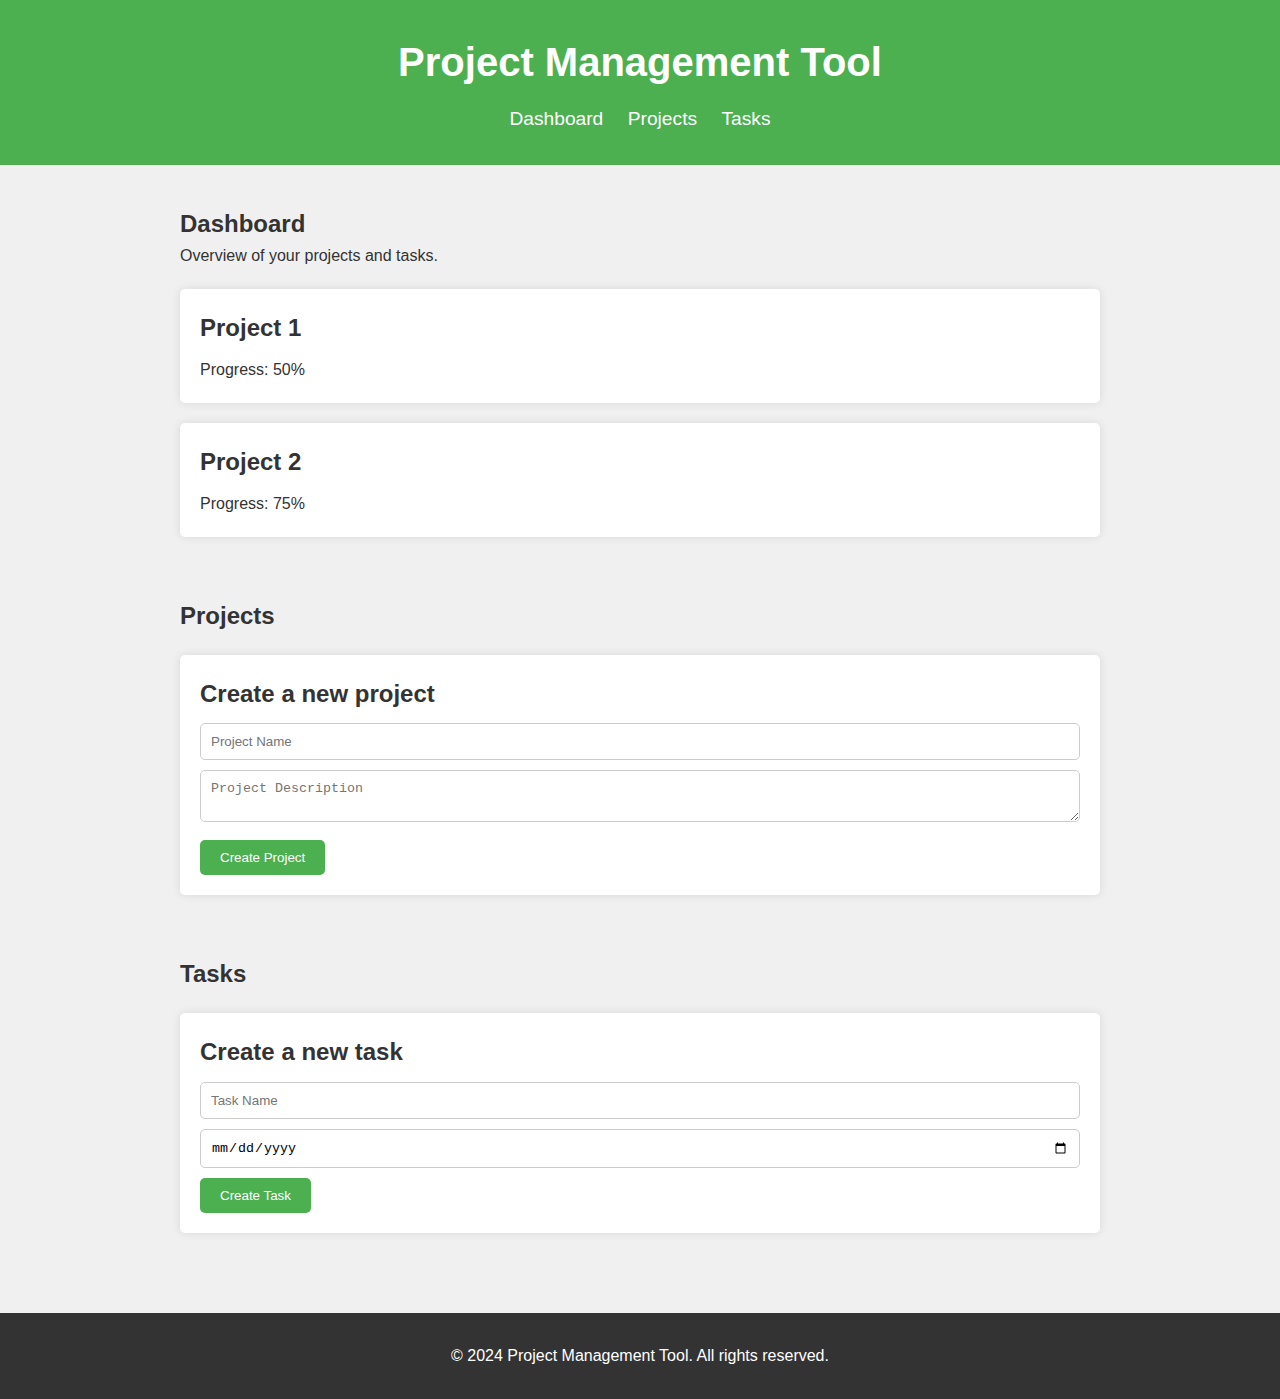
<file: index.html>
<!DOCTYPE html>
<html lang="en">
<head>
    <meta charset="UTF-8">
    <meta name="viewport" content="width=device-width, initial-scale=1.0">
    <title>Project Management Tool</title>
    <link rel="stylesheet" href="styles.css">
</head>
<body>
    <header class="header">
        <div class="container">
            <h1>Project Management Tool</h1>
            <nav>
                <ul>
                    <li><a href="#dashboard">Dashboard</a></li>
                    <li><a href="#projects">Projects</a></li>
                    <li><a href="#tasks">Tasks</a></li>
                </ul>
            </nav>
        </div>
    </header>

    <main>
        <section id="dashboard" class="dashboard">
            <div class="container">
                <h2>Dashboard</h2>
                <p>Overview of your projects and tasks.</p>
                <div class="card">
                    <h3>Project 1</h3>
                    <p>Progress: 50%</p>
                </div>
                <div class="card">
                    <h3>Project 2</h3>
                    <p>Progress: 75%</p>
                </div>
            </div>
        </section>

        <section id="projects" class="projects">
            <div class="container">
                <h2>Projects</h2>
                <div class="project-form">
                    <h3>Create a new project</h3>
                    <input type="text" id="projectName" placeholder="Project Name">
                    <textarea id="projectDescription" placeholder="Project Description"></textarea>
                    <button onclick="createProject()">Create Project</button>
                </div>
                <div id="projectList" class="list"></div>
            </div>
        </section>

        <section id="tasks" class="tasks">
            <div class="container">
                <h2>Tasks</h2>
                <div class="task-form">
                    <h3>Create a new task</h3>
                    <input type="text" id="taskName" placeholder="Task Name">
                    <input type="date" id="taskDeadline">
                    <button onclick="createTask()">Create Task</button>
                </div>
                <div id="taskList" class="list"></div>
            </div>
        </section>
    </main>

    <footer class="footer">
        <div class="container">
            <p>&copy; 2024 Project Management Tool. All rights reserved.</p>
        </div>
    </footer>

    <script src="script.js"></script>
</body>
</html>
</file>
<file: styles.css>
/* Reset and basic styles */
* {
    box-sizing: border-box;
    margin: 0;
    padding: 0;
}

body {
    font-family: 'Arial', sans-serif;
    line-height: 1.6;
    background-color: #f0f0f0;
    color: #333;
}

.container {
    max-width: 960px;
    margin: 0 auto;
    padding: 20px;
}

/* Header styles */
.header {
    background-color: #4CAF50;
    color: #fff;
    padding: 10px 0;
    text-align: center;
}

.header h1 {
    font-size: 2.5rem;
    margin-bottom: 10px;
}

.header nav ul {
    list-style-type: none;
}

.header nav ul li {
    display: inline;
    margin: 0 10px;
}

.header nav ul li a {
    color: #fff;
    text-decoration: none;
    font-size: 1.2rem;
}

.header nav ul li a:hover {
    text-decoration: underline;
}

/* Main section styles */
main {
    padding: 20px 0;
}

/* Dashboard section styles */
.dashboard .card {
    background-color: #fff;
    padding: 20px;
    margin: 20px 0;
    border-radius: 5px;
    box-shadow: 0 0 10px rgba(0, 0, 0, 0.1);
}

.dashboard .card h3 {
    font-size: 1.5rem;
    margin-bottom: 10px;
}

/* Project section styles */
.projects .project-form,
.tasks .task-form {
    background-color: #fff;
    padding: 20px;
    margin: 20px 0;
    border-radius: 5px;
    box-shadow: 0 0 10px rgba(0, 0, 0, 0.1);
}

.projects .project-form h3,
.tasks .task-form h3 {
    font-size: 1.5rem;
    margin-bottom: 10px;
}

.projects .project-form input,
.projects .project-form textarea,
.tasks .task-form input {
    width: 100%;
    padding: 10px;
    margin-bottom: 10px;
    border: 1px solid #ccc;
    border-radius: 5px;
}

.projects .project-form button,
.tasks .task-form button {
    padding: 10px 20px;
    background-color: #4CAF50;
    color: #fff;
    border: none;
    border-radius: 5px;
    cursor: pointer;
}

.projects .project-form button:hover,
.tasks .task-form button:hover {
    background-color: #45a049;
}

.list {
    margin-top: 20px;
}

.project-item,
.task-item {
    background-color: #fff;
    padding: 20px;
    margin: 10px 0;
    border-radius: 5px;
    box-shadow: 0 0 10px rgba(0, 0, 0, 0.1);
    display: flex;
    justify-content: space-between;
    align-items: center;
}

.project-item h3,
.task-item h3 {
    font-size: 1.2rem;
    margin-bottom: 10px;
}

.project-item p,
.task-item p {
    font-size: 1rem;
    margin-bottom: 10px;
}

.project-item button,
.task-item button {
    padding: 5px 10px;
    background-color: #f44336;
    color: #fff;
    border: none;
    border-radius: 5px;
    cursor: pointer;
}

.project-item button:hover,
.task-item button:hover {
    background-color: #d32f2f;
}

/* Footer styles */
.footer {
    background-color: #333;
    color: #fff;
    padding: 10px 0;
    text-align: center;
    margin-top: 20px;
}
</file>
